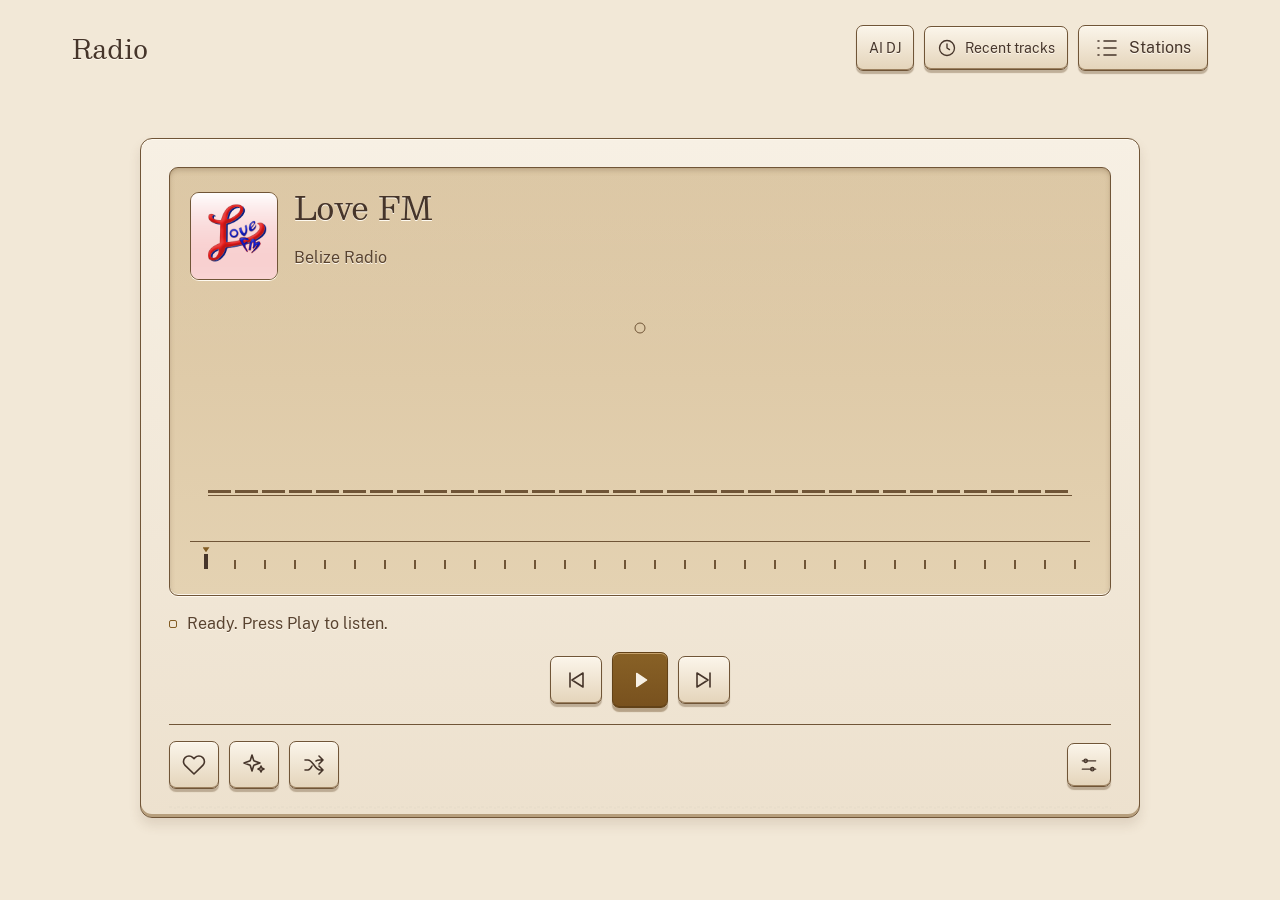
<file: radio/index.html>
<!doctype html><html lang="en"><head><meta name="radio-edition" content="public"><meta charset="utf-8"><meta name="viewport" content="width=device-width,initial-scale=1,viewport-fit=cover"><meta name="theme-color" content="#F2E8D7"><title>Radio</title><script src="scripts/theme-registry.js"></script><script>
/* Blocking appearance boot: registry validation runs before any content paints. */
(() => {
  const themes = globalThis.RadioThemeRegistry;
  let saved;
  try {
    const raw = localStorage.getItem('radio:listening:v2');
    const state = JSON.parse(raw ?? 'null');
    if (state?.version === 2) saved = state.preferences?.theme;
  } catch { /* Blocked or corrupt storage keeps Classic. */ }
  const theme = themes.find(entry => entry.id === saved) ?? themes.find(entry => entry.id === 'classic');
  document.documentElement.dataset.theme = theme.id;
  document.documentElement.style.colorScheme = theme.colorScheme;
  for (const entry of themes) {
    const link = document.createElement('link');
    link.rel = 'stylesheet'; link.href = entry.stylesheet; link.blocking = 'render';
    document.head.append(link);
  }
})();
</script><link rel="stylesheet" href="styles/main.css"><link rel="stylesheet" href="styles/tracks.css"><link rel="stylesheet" href="styles/now-playing.css"><link rel="stylesheet" href="styles/theme-layouts.css"><link rel="stylesheet" href="styles/ai-dj.css"><script type="module" src="scripts/app.js"></script></head><body><div class="page"><header><div class="wordmark">Radio</div><div class="header-actions" id="header-actions"><button class="open" id="open-stations" aria-haspopup="dialog"><svg viewBox="0 0 24 24" aria-hidden="true"><path d="M9 5h12M9 12h12M9 19h12M3 5h1M3 12h1M3 19h1"/></svg><span>Stations</span></button></div></header><main class="instrument-wrap" id="listening"><section class="instrument" aria-label="Radio player"><div class="upper"><div class="identity"><div class="badge" id="station-badge" aria-hidden="true">lf</div><h1 id="station-name">Love FM</h1><p class="genre" id="station-genre">Belize Radio</p><div class="now-playing" id="now-playing" hidden><p class="now-label" id="now-label">Now playing</p><p class="now-title" id="now-title"></p><p class="now-artist" id="now-artist"></p><a class="now-art-source" id="now-art-source" target="_blank" rel="noopener noreferrer" hidden>Artwork details</a></div></div><div class="idle" role="status" aria-live="polite"><i class="state-dot" aria-hidden="true"></i><span id="status">Ready to play</span></div><div class="readout" role="group" aria-labelledby="display-label"><button class="display-hit" id="display" aria-label="Play or pause. Double tap to toggle shuffle."></button><span class="sr-only" id="display-label">Audio spectrum</span><canvas id="visualizer" aria-hidden="true"></canvas><div class="tuning-rail" id="tuning-rail" role="img" aria-label="Selected station position"></div></div></div><div class="transport"><div class="command-deck"><div class="secondary-keys"><button class="key side" id="favorite" aria-label="Add to favorites"><svg viewBox="0 0 24 24" aria-hidden="true"><path d="M20.8 4.6a5.5 5.5 0 0 0-7.8 0L12 5.7l-1.1-1.1a5.5 5.5 0 0 0-7.8 7.8L12 21l8.8-8.6a5.5 5.5 0 0 0 0-7.8Z"/></svg><span>Add to favorites</span></button><button class="key side" id="switch-it-up" aria-label="Switch it up with the AI DJ"><svg viewBox="0 0 24 24" aria-hidden="true"><path d="m10 2 1.8 5.8L18 10l-6.2 2.2L10 18l-1.8-5.8L2 10l6.2-2.2L10 2Zm9 11 .9 2.1L22 16l-2.1.9L19 19l-.9-2.1L16 16l2.1-.9L19 13Z"/></svg><span>Switch it up</span></button><button class="key side" id="shuffle" aria-label="Shuffle" aria-pressed="false"><svg viewBox="0 0 24 24" aria-hidden="true"><path d="m17 3 4 4-4 4M3 7h3c5 0 7 10 12 10h3M17 13l4 4-4 4M3 17h3c2 0 3-2 4-4M14 8c1-1 2-1 4-1h3"/></svg><span>Shuffle</span></button></div><div class="transport-main"><button class="key " id="previous" aria-label="Previous"><svg viewBox="0 0 24 24" aria-hidden="true"><path d="M6 5v14M19 5 8 12l11 7Z"/></svg><span>Previous</span></button><button class="key play" id="play" aria-label="Play"><svg viewBox="0 0 24 24" aria-hidden="true"><path d="m8 4 12 8-12 8Z"/></svg><span>Play</span></button><button class="key " id="next" aria-label="Next"><svg viewBox="0 0 24 24" aria-hidden="true"><path d="M18 5v14M5 5l11 7-11 7Z"/></svg><span>Next</span></button></div></div><div class="under"><button class="help" id="help-open" aria-label="Settings" aria-haspopup="dialog"><svg viewBox="0 0 24 24" aria-hidden="true"><path d="M4 7h16M4 17h16"/><circle cx="8" cy="7" r="2"/><circle cx="16" cy="17" r="2"/></svg></button></div></div><div class="error-actions" id="error-actions" hidden><button class="action" id="retry">Try again</button><button class="action" id="choose">Choose another station</button></div></section><div class="listening-tools"><button class="action track-open" id="tracks-open" aria-haspopup="dialog"><svg viewBox="0 0 24 24" aria-hidden="true"><circle cx="12" cy="12" r="9"/><path d="M12 7v5l3 2"/></svg><span>Recent tracks</span></button></div><p id="toast" role="status" aria-live="polite"></p></main></div>
<dialog class="directory" id="stations-dialog" aria-labelledby="directory-title"><div class="directory-head"><button class="close back" data-close aria-label="Back to player">‹</button><h2 id="directory-title" tabindex="-1">Stations</h2><button class="close" data-close aria-label="Close stations">×</button></div><label class="sr-only" for="search">Search stations</label><input class="search" id="search" type="search" placeholder="Search stations" autocomplete="off"><div class="directory-scroll" id="station-list"></div><span class="sr-only" id="results-status" role="status"></span></dialog>

<dialog class="settings" id="help-dialog" aria-labelledby="help-title"><div class="dialog-heading"><h2 id="help-title">Settings</h2><button class="close" data-close aria-label="Close shortcuts">×</button></div><fieldset class="field" id="theme-picker"><legend>Theme</legend><div class="theme-options" id="theme-options"></div></fieldset><span class="sr-only" id="theme-announcement" role="status" aria-live="polite"></span><fieldset class="field" id="radio-sound"><legend>Sound</legend><label class="sound-option"><input type="checkbox" id="radio-static" aria-describedby="radio-static-note"><span>Radio static</span></label><p class="sound-note" id="radio-static-note">Static continues while tuning or a station is unavailable.</p></fieldset><section class="dj-settings" aria-labelledby="auto-title"><div class="dj-heading"><h3 id="auto-title">Auto DJ</h3><button id="auto-switch" class="switch" role="switch" aria-checked="false" aria-label="Auto DJ"><span id="auto-state">Off</span><i aria-hidden="true"></i></button></div><p>Switch stations at your chosen interval.</p><fieldset class="field segmented" id="dj-mode"><legend>Order</legend><div class="segments"><label class="segment"><input type="radio" name="dj-mode" value="timed"><span>Timed</span></label><label class="segment"><input type="radio" name="dj-mode" value="random"><span>Random</span></label><label class="segment"><input type="radio" name="dj-mode" value="custom"><span>Custom</span></label></div></fieldset><fieldset class="field segmented" id="dj-minutes"><legend>Interval</legend><div class="segments"><label class="segment"><input type="radio" name="dj-minutes" value="15"><span>15 min</span></label><label class="segment"><input type="radio" name="dj-minutes" value="30"><span>30 min</span></label><label class="segment"><input type="radio" name="dj-minutes" value="60"><span>60 min</span></label></div></fieldset><fieldset class="field segmented" id="dj-pool"><legend>Stations</legend><div class="segments"><label class="segment"><input type="radio" name="dj-pool" value="all"><span>All stations</span></label><label class="segment"><input type="radio" name="dj-pool" value="favorites"><span>Favorites</span></label></div></fieldset><div id="custom-editor" hidden><p>Set the station order. Each station can appear once.</p><div id="sequence"></div><label class="field"><span>Add station</span><select id="sequence-add"></select></label><button class="action" id="add-sequence">Add to sequence</button></div><p class="notice" id="dj-message" role="status"></p><div class="actions"><button class="action primary" id="dj-start">Start Auto DJ</button><button class="action" id="dj-stop">Stop Auto DJ</button></div></section><h3>Keyboard shortcuts</h3><dl><dt>Space</dt><dd>Play or pause</dd><dt>Left / Right</dt><dd>Previous / next station</dd><dt>S</dt><dd>Toggle shuffle</dd><dt>F</dt><dd>Add or remove favorite</dd><dt>/</dt><dd>Search stations</dd><dt>Escape</dt><dd>Close the open panel</dd></dl><p>Swipe sideways to switch stations. Tap the display to play or pause; double tap to toggle shuffle.</p></dialog><dialog class="settings track-history" id="tracks-dialog" aria-labelledby="tracks-title"><div class="dialog-heading"><h2 id="tracks-title">Recent tracks</h2><button class="close" data-close aria-label="Close recent tracks">×</button></div><div class="track-body"><div class="track-station"><div class="badge" id="tracks-cover" aria-hidden="true"></div><div><h3 id="tracks-station"></h3><p id="tracks-genre"></p><a class="track-source" id="tracks-source" target="_blank" rel="noopener noreferrer">Station track list</a></div></div><p class="track-status" id="tracks-status" role="status" aria-live="polite"></p><section class="track-section" id="tracks-current-section" aria-labelledby="tracks-current-title" hidden><h3 id="tracks-current-title">Now playing</h3><ol class="track-list" id="tracks-current"></ol></section><section class="track-section" id="tracks-recent-section" aria-labelledby="tracks-recent-title" hidden><h3 id="tracks-recent-title">Recently played</h3><ol class="track-list" id="tracks-recent"></ol></section><section class="track-section" id="tracks-upcoming-section" aria-labelledby="tracks-upcoming-title" hidden><h3 id="tracks-upcoming-title">Coming up</h3><ol class="track-list" id="tracks-upcoming"></ol></section><div class="track-footer"><p id="tracks-time-note"></p><button class="action" id="tracks-refresh">Refresh list</button></div></div></dialog><noscript>This player needs JavaScript enabled to connect to stations.</noscript></body></html>
</file>
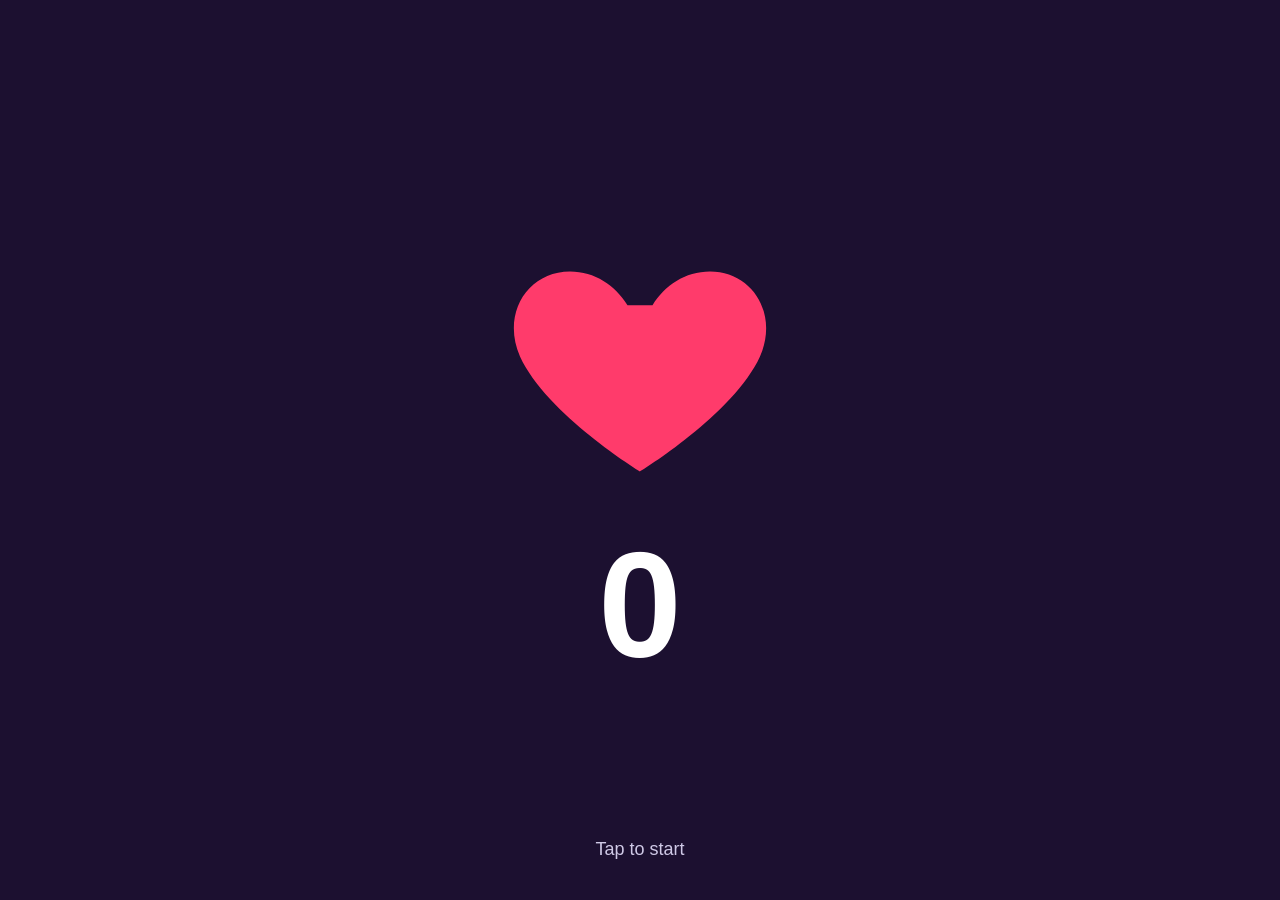
<file: likes.html>
<!DOCTYPE html>
<html lang="en">
<head>
<meta charset="utf-8">
<meta name="viewport" content="width=device-width, initial-scale=1, viewport-fit=cover">
<title>Likes Hearts</title>
<style>
:root{--bg:#1c1030;--heart:#ff3b6b;--grey:#8b86a0;--ink:#fff;box-sizing:border-box}
*{box-sizing:border-box}
html,body{height:100%;margin:0;overflow:hidden;background:var(--bg);-webkit-tap-highlight-color:transparent}
body{font-family:"Trebuchet MS","Segoe UI",Helvetica,Arial,sans-serif;color:var(--ink);user-select:none}
#stage{position:fixed;inset:0;height:100dvh;display:flex;flex-direction:column;align-items:center;justify-content:center;padding:env(safe-area-inset-top,0) 0 env(safe-area-inset-bottom,0)}
#main{width:min(58vw,300px);height:min(58vw,300px);transition:transform .15s}
#main path{fill:var(--heart);transition:fill 1s}
#main.off path{fill:var(--grey)}
#count{font-size:clamp(64px,24vw,150px);font-weight:800;margin-top:10px;font-variant-numeric:tabular-nums;transition:color 1s}
#count.off{color:var(--grey)}
#hint{position:absolute;bottom:calc(40px + env(safe-area-inset-bottom,0));font-size:18px;color:#cfc9e6;transition:opacity .4s}
#hint.hide{opacity:0}
.h{position:absolute;pointer-events:none;will-change:transform,opacity;line-height:1}
.up{animation:up var(--d) ease-out forwards}
.down{animation:down var(--d) ease-in forwards}
@keyframes up{from{opacity:1;transform:translateY(0) scale(.7)}to{opacity:0;transform:translateY(-105vh) scale(1.3)}}
@keyframes down{from{opacity:.9;transform:translateY(0) scale(1)}to{opacity:0;transform:translateY(105vh) scale(.8)}}
@media (prefers-reduced-motion:reduce){.up,.down{animation-duration:.01s}}
</style>
</head>
<body>
<div id="stage" role="button" aria-label="Tap to play the likes animation">
  <svg id="main" viewBox="0 0 24 24"><path d="M12 21s-7.5-4.6-9.6-9.2C.9 8.4 3 5 6.4 5c2 0 3.6 1.1 4.6 2.7h2C14 6.1 15.6 5 17.6 5 21 5 23.1 8.4 21.6 11.8 19.5 16.4 12 21 12 21z"/></svg>
  <div id="count">0</div>
  <div id="hint">Tap to start</div>
</div>
<script>
(function(){
  var st=document.getElementById('stage'),main=document.getElementById('main'),
      count=document.getElementById('count'),hint=document.getElementById('hint'),
      PEAK=12400,LOW=3,RISE=4500,HOLD=1000,FALL=3500,running=false;
  function fmt(n){n=Math.round(n);return n>=1000?(n/1000).toFixed(1)+'K':String(n)}
  function ease(t){return 1-Math.pow(1-t,3)}
  function spawn(dir){
    var e=document.createElement('div');
    e.className='h '+dir;
    e.textContent='\u2764\uFE0F';
    if(dir==='down')e.style.filter='grayscale(1)';
    e.style.left=(Math.random()*92)+'%';
    e.style.fontSize=(22+Math.random()*34)+'px';
    e.style[dir==='up'?'bottom':'top']='-40px';
    e.style.setProperty('--d',(1.8+Math.random()*1.6)+'s');
    st.appendChild(e);setTimeout(function(){e.remove()},3600);
  }
  function tween(a,b,ms,fn,done){
    var s=performance.now();
    (function step(now){
      var t=Math.min(1,(now-s)/ms);fn(a+(b-a)*ease(t));
      if(t<1)requestAnimationFrame(step);else if(done)done();
    })(s);
  }
  function play(){
    if(running)return;running=true;
    hint.classList.add('hide');
    main.classList.remove('off');count.classList.remove('off');count.textContent='0';
    var b=setInterval(function(){spawn('up');spawn('up')},110);
    tween(0,PEAK,RISE,function(v){
      count.textContent=fmt(v);
      main.style.transform='scale('+(1+0.08*Math.sin(v/90))+')';
    },function(){
      clearInterval(b);main.style.transform='';
      setTimeout(function(){
        main.classList.add('off');count.classList.add('off');
        var d=setInterval(function(){spawn('down')},140);
        tween(PEAK,LOW,FALL,function(v){count.textContent=fmt(v)},function(){
          clearInterval(d);
          setTimeout(function(){hint.textContent='Tap to replay';hint.classList.remove('hide');running=false},1500);
        });
      },HOLD);
    });
  }
  st.addEventListener('click',play);
  document.addEventListener('keydown',function(e){if(e.key===' '||e.key==='Enter'){e.preventDefault();play()}});
})();
</script>
</body>
</html>
</file>
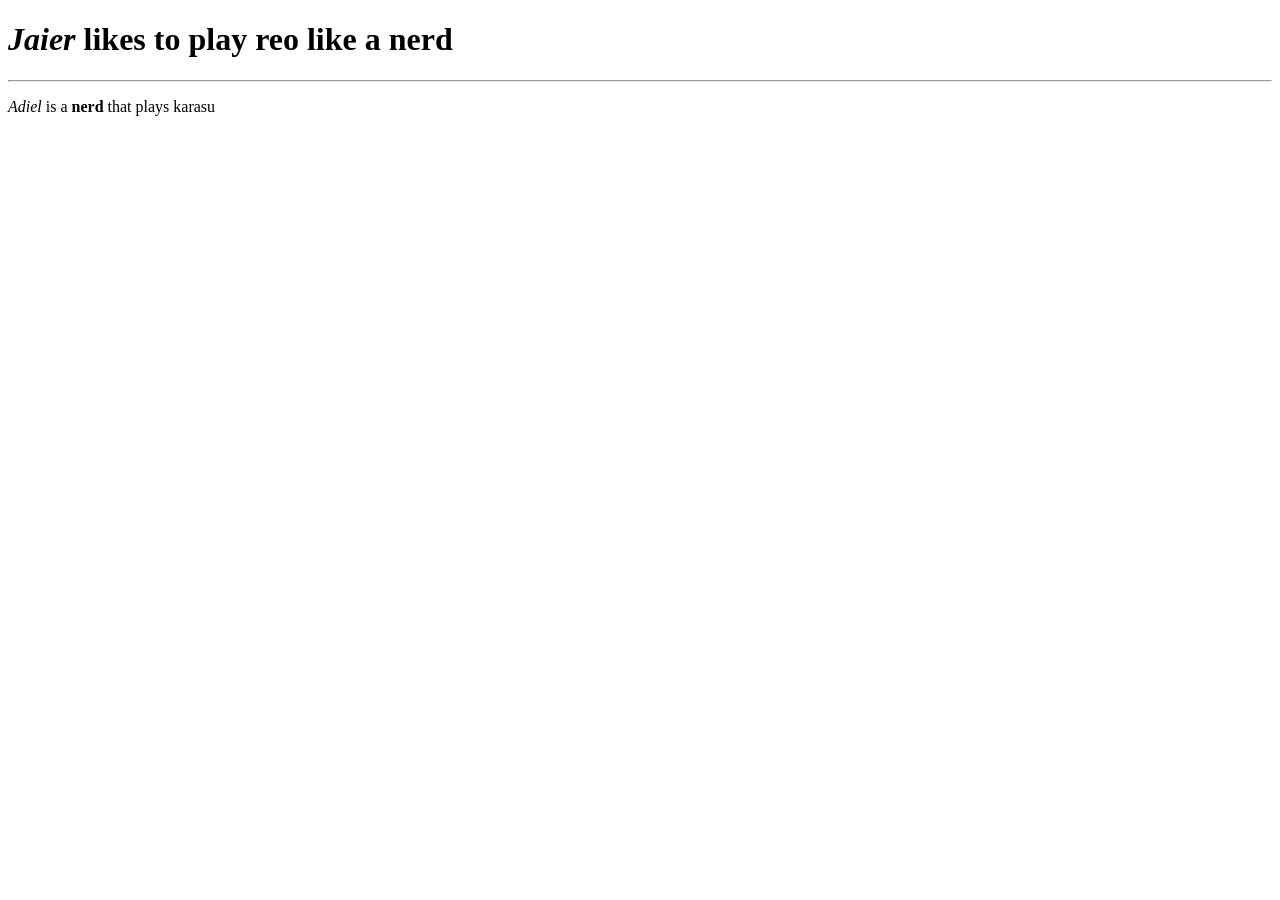
<file: test.html>
<!DOCTYPE html>
<html><head><title>Jaier and adiel are nerds</title></head>
<body><h1><em>Jaier</em> likes to play <strong>reo</strong> like a nerd</h1><hr>
<p><em>Adiel</em> is a <strong>nerd</strong> that plays karasu</p></body>
</html>
</file>
<file: radio/styles/main.css>
* { box-sizing: border-box; }
body { margin: 0; color: var(--ink); background: var(--page-material); font: var(--weight-interface) var(--type-base)/var(--leading-interface) var(--font-interface); letter-spacing: var(--tracking-interface); padding: env(safe-area-inset-top) env(safe-area-inset-right) env(safe-area-inset-bottom) env(safe-area-inset-left); }
button,input,select { font: inherit; color: inherit; }
button { cursor: pointer; }
button:disabled { cursor: default; color: var(--muted); }
button:focus-visible,input:focus-visible,select:focus-visible { outline: var(--line-focus) solid var(--focus-ring); outline-offset: 2px; box-shadow: var(--focus-relief); }
svg { width: 24px; height: 24px; stroke: currentColor; stroke-width: 1.6; stroke-linecap: round; stroke-linejoin: round; fill: none; flex-shrink: 0; }
.page { max-width: 1200px; margin: auto; padding: 0 32px; min-height: 100svh; min-height: 100dvh; display: flex; flex-direction: column; }
header { min-height: 96px; display: flex; justify-content: space-between; align-items: center; gap: 24px; }
.wordmark { font: var(--weight-display) var(--type-wordmark) var(--font-display); text-shadow: var(--emboss); }
.open,.key,.close,.help,.action,.row-fav { background: var(--key-material); border: var(--line) solid var(--edge); border-bottom-color: var(--well-edge); border-radius: var(--r-key); box-shadow: var(--key-relief); text-shadow: var(--emboss); }
.open { display: flex; align-items: center; gap: 10px; padding: 10px 16px; min-height: 46px; }
.instrument-wrap { flex: 1; display: flex; flex-direction: column; justify-content: center; padding: 24px 0 64px; min-width: 0; }
.instrument { backdrop-filter: var(--glass-filter); position: relative; background: var(--body-material); border: var(--line) solid var(--edge); border-radius: var(--r-body); box-shadow: var(--body-relief); padding: 36px 40px 28px; }
/* One period detail: original fine paper linework confined to the housing's bottom lip. */
.instrument::after,.settings::after { content: ''; display: block; height: 3px; margin: 18px 2px -10px; background-image: var(--housing-linework); pointer-events: none; }
.upper { display: grid; grid-template-columns: minmax(0,1fr) minmax(220px,.7fr); align-items: center; column-gap: 32px; row-gap: 24px; }
.identity { display: grid; grid-template-columns: 64px minmax(0,1fr); column-gap: 20px; align-items: center; min-width: 0; }
.badge { width: 64px; height: 64px; display: grid; place-items: center; background: var(--well-material); border: var(--line) solid var(--well-edge); border-radius: var(--r-well); box-shadow: var(--well-relief); color: var(--brass); }
.badge svg { width: 52px; height: 52px; stroke-width: 1.45; }
.badge svg rect { stroke-width: .65; }
h1 { font: var(--weight-display) var(--type-title)/var(--leading-title) var(--font-display); letter-spacing: var(--tracking-title); margin: 0; text-shadow: var(--emboss); overflow-wrap: anywhere; }
.identity .badge { grid-row: 1/3; }
.genre { grid-column: 2; margin: 6px 0 0; color: var(--muted); font-size: var(--type-base); text-shadow: var(--emboss); }
[hidden] { display: none !important; }
.idle { display: flex; align-items: center; justify-self: end; gap: 10px; color: var(--muted); font-size: var(--type-base); max-width: 34ch; text-shadow: var(--emboss); }
.state-dot { width: 8px; height: 8px; border: var(--line) solid var(--brass); background: transparent; flex-shrink: 0; border-radius: var(--r-dot); }
[data-state=playing] .state-dot { background: var(--brass); }
.readout { backdrop-filter: var(--glass-filter); grid-column: 1/-1; position: relative; display: flex; flex-direction: column; width: 100%; min-width: 0; padding: 24px 28px 16px; background: var(--display-material); border: var(--line) solid var(--well-edge); border-radius: var(--r-well); box-shadow: var(--well-relief); text-shadow: var(--engrave); }
.readout canvas { display: block; width: 100%; height: clamp(168px,22dvh,256px); }
.display-hit { position: absolute; z-index: 1; inset: 0; background: none; border: 0; border-radius: var(--r-well); }
.display-hit:focus-visible { outline-offset: 2px; }
.tuning-rail { display: flex; align-items: end; justify-content: space-between; padding: 12px 14px 6px; height: 34px; border-top: var(--line) solid var(--edge); }
.detent { position: relative; height: 9px; width: 2px; background: var(--well-edge); }
.detent.selected { height: 15px; width: 4px; background: var(--ink); }
.detent.selected::before { content: ''; position: absolute; width: 7px; height: 5px; top: -7px; left: -1.5px; background: var(--brass); clip-path: polygon(0 0,100% 0,50% 100%); }
.transport { display: grid; grid-template-columns: 1fr auto 1fr; align-items: center; gap: 24px; margin-top: 28px; }
.transport-main,.secondary-keys { display: flex; align-items: center; gap: 10px; }
.secondary-keys { justify-self: end; }
.key { display: flex; align-items: center; justify-content: center; gap: 10px; min-width: 64px; height: 66px; padding: 0 16px; transition: transform var(--motion-fast) var(--ease-standard); }
.key span { display: none; }
.key.play { height: 78px; min-width: 152px; background: var(--brass-material); border-color: var(--primary-edge); color: var(--accent-contrast); text-shadow: var(--primary-engrave); box-shadow: var(--primary-relief); }
.key.play svg { width: 20px; height: 20px; fill: var(--accent-contrast); }
.key.play span { display: inline; font-weight: var(--weight-emphasis); }
.key.side { height: 48px; min-width: 48px; padding: 0 12px; }
.key[aria-pressed=true],.switch[aria-checked=true],.segment input:checked+span { background: var(--key-pressed); box-shadow: var(--well-relief); text-shadow: var(--engrave); }
.key[aria-pressed=true] { transform: translateY(var(--key-travel)); }
.key[aria-pressed=true] svg { fill: var(--brass); }
.key[aria-pressed=true]::after { content: ''; display: block; width: 3px; height: 14px; border: var(--line) solid var(--well-edge); background: var(--brass); }
.key:active,.open:active,.action:active,.close:active,.help:active,.row-fav:active { background: var(--key-pressed); transform: translateY(var(--key-travel)); box-shadow: var(--well-relief); text-shadow: var(--engrave); }
.key.play:active { background: var(--brass-pressed); }
.under { display: grid; grid-template-columns: auto auto; align-items: center; justify-self: start; column-gap: 8px; row-gap: 10px; }
.secondary { background: none; border: 0; padding: 0 4px; min-height: 44px; font-size: var(--type-xs); text-shadow: var(--emboss); }
.secondary:hover { text-decoration: underline; text-underline-offset: 3px; }
.switch { position: relative; width: 76px; height: 42px; min-height: 44px; padding: 0 8px 0 36px; border: var(--line) solid var(--well-edge); border-radius: var(--r-switch); background: var(--well-material); box-shadow: var(--well-relief); color: var(--muted); font-size: var(--type-xs); text-shadow: var(--engrave); }
.switch i { position: absolute; width: 29px; height: 32px; left: 4px; top: 5px; background: var(--key-material); border: var(--line) solid var(--edge); border-radius: var(--r-thumb); box-shadow: var(--key-relief); transition: transform var(--motion-fast) var(--ease-standard); }
.switch[aria-checked=true] { padding: 0 36px 0 8px; color: var(--ink); }
.switch[aria-checked=true] i { transform: translateX(36px); }
.help { width: 44px; height: 44px; padding: 0; font-size: var(--type-help); justify-self: end; grid-column: 2; }
.error-actions { display: flex; gap: 12px; flex-wrap: wrap; margin-top: 20px; }
#toast { color: var(--muted); text-align: center; margin: 16px 0 -40px; min-height: 24px; font-size: var(--type-xs); }
#toast:empty { visibility: hidden; }
.directory,.settings { color: var(--ink); font: var(--weight-interface) var(--type-base)/var(--leading-interface) var(--font-interface); background: var(--dialog-material); border: var(--line) solid var(--edge); border-radius: var(--r-body); box-shadow: var(--body-relief); padding: 24px; }
.directory::backdrop,.settings::backdrop { background: var(--dialog-backdrop); }
.directory { display: none; }
.directory[open] { display: flex; flex-direction: column; position: fixed; inset: 0 0 0 auto; margin: 0; width: 460px; max-width: 100%; height: 100dvh; max-height: none; border-radius: var(--panel-radius); }
.directory-head,.dialog-heading { display: flex; align-items: center; justify-content: space-between; gap: 16px; }
.directory h2,.settings h2 { font: var(--weight-display) var(--type-dialog-title)/var(--leading-dialog) var(--font-display); margin: 0; text-shadow: var(--emboss); }
.directory h2:focus,.settings h2:focus { outline: 0; }
.close { min-width: 44px; height: 44px; font-size: var(--type-control); display: grid; place-items: center; }
.back { display: none; }
.search,select { width: 100%; min-height: 48px; font: inherit; padding: 10px 12px; border: var(--line) solid var(--well-edge); border-radius: var(--r-field); background: var(--well-material); box-shadow: var(--well-relief); color: var(--ink); text-shadow: var(--engrave); }
.search { margin: 24px 0 8px; }
.search::placeholder { color: var(--muted); opacity: 1; }
.directory-scroll { overflow: auto; min-height: 0; overscroll-behavior: contain; padding: 0 3px 8px; }
.section-title { font-size: var(--type-base); font-weight: var(--weight-emphasis); text-shadow: var(--emboss); margin: 22px 0 8px; }
.directory-scroll ul { background: var(--well-material); border: var(--line) solid var(--well-edge); border-radius: var(--r-well); box-shadow: var(--well-relief); overflow: hidden; }
.station-row { display: flex; gap: 8px; align-items: center; min-height: 78px; padding: 10px 12px; border-top: var(--line) solid var(--row-edge); }
.station-row:first-child { border-top: 0; }
.station-row.current { background: var(--row-selected); box-shadow: var(--row-selected-relief); }
.station-select { flex: 1; display: flex; gap: 12px; align-items: center; text-align: left; min-height: 54px; min-width: 0; padding: 0; background: none; border: 0; text-shadow: var(--engrave); }
.station-select:active { background: var(--row-active); }
.station-select .badge { width: 40px; height: 40px; flex-shrink: 0; border-radius: var(--r-badge-small); }
.station-select .badge svg { width: 34px; height: 34px; }
.station-copy { min-width: 0; }
.station-copy strong { display: block; font-size: var(--type-base); font-weight: var(--weight-emphasis); line-height: var(--leading-station); }
.station-copy>span { display: block; font-size: var(--type-xs); color: var(--muted); }
.station-copy em { display: inline; font-size: var(--type-xs); font-style: normal; margin-left: 8px; color: var(--ink); }
.station-copy em:first-child { margin-left: 0; }
.row-fav { width: 44px; height: 44px; padding: 0; display: grid; place-items: center; flex-shrink: 0; }
.row-fav svg { width: 20px; height: 20px; }
.row-fav[aria-pressed=true] { background: var(--key-pressed); box-shadow: var(--well-relief); }
.empty-copy { font-size: var(--type-xs); color: var(--muted); margin: 0; }
.settings { width: min(560px,calc(100% - 32px)); max-height: calc(100dvh - 32px); overflow: auto; }
#help-dialog { width: min(440px,calc(100% - 32px)); margin: 96px max(16px,calc((100vw - 1136px)/2)) 0 auto; border-radius: var(--r-panel); }
#help-dialog dl { display: grid; grid-template-columns: 90px 1fr; gap: 12px; }
#help-dialog dt { font-weight: var(--weight-emphasis); }
#help-dialog dd { margin: 0; }
.field { display: block; margin: 22px 0; border: 0; padding: 0; min-width: 0; }
.field>span,legend { display: block; margin-bottom: 8px; padding: 0; font-weight: var(--weight-emphasis); text-shadow: var(--emboss); }
.segments { display: flex; border: var(--line) solid var(--well-edge); border-radius: var(--r-field); background: var(--well-material); box-shadow: var(--well-relief); padding: 3px; }
.segment { position: relative; flex: 1; min-width: 0; }
.segment input { position: absolute; opacity: 0; margin: 0; inset: 0; width: 100%; height: 100%; cursor: pointer; }
.segment span { min-height: 44px; display: grid; place-items: center; padding: 8px 10px; text-align: center; background: var(--key-material); text-shadow: var(--emboss); border: var(--line) solid var(--edge); border-radius: var(--r-option); box-shadow: var(--key-relief); pointer-events: none; }
.segment+ .segment { margin-left: 3px; }
.segment input:checked+span { color: var(--ink); border-color: var(--well-edge); }
.segment input:focus-visible+span { outline: var(--line-focus) solid var(--focus-ring); outline-offset: 2px; box-shadow: var(--focus-relief); }
.action { min-height: 44px; padding: 8px 14px; }
.action.primary { color: var(--accent-contrast); background: var(--brass-material); border-color: var(--primary-edge); text-shadow: var(--primary-engrave); }
.actions { display: flex; gap: 12px; flex-wrap: wrap; margin-top: 22px; }
.notice { color: var(--muted); font-size: var(--type-xs); }
.sequence-row { display: flex; flex-wrap: wrap; gap: 8px; padding: 10px 0; border-top: var(--line) solid var(--edge); align-items: center; }
.sequence-row>span { flex: 1; min-width: 160px; }
.sr-only { position: absolute; width: 1px; height: 1px; overflow: hidden; clip-path: inset(50%); white-space: nowrap; }
@media (max-width: 1050px) {
 .transport { grid-template-columns: 1fr auto 1fr; gap: 16px; }
 .key { min-width: 52px; padding: 0 12px; }
 .key.play { min-width: 132px; }
 .key.side { padding: 0 10px; }
 .secondary-keys { gap: 8px; }
 .instrument { padding: 28px; }
 .under { column-gap: 6px; }
 h1 { font-size: var(--type-title-compact); }
 .upper { grid-template-columns: minmax(0,1fr) minmax(180px,.6fr); gap: 20px; }
}
@media (max-width: 850px) and (min-height: 501px) {
 .transport { grid-template-columns: 1fr auto; }
 .transport-main { grid-column: 1/-1; grid-row: 1; justify-content: center; }
 .secondary-keys { justify-self: start; }
 .under { display: flex; justify-self: end; }
 .upper { grid-template-columns: 1fr; }
 .idle { justify-self: start; }
}
@media (max-width: 599px) {
 .page { padding: 0 14px; }
 header { min-height: 78px; }
 .wordmark { font-size: var(--type-wordmark-mobile); }
 .open { padding: 8px 12px; }
 .instrument-wrap { padding: 12px 0 28px; justify-content: flex-start; }
 .instrument { border-radius: var(--r-body-mobile); padding: 24px 16px 20px; }
 .upper { grid-template-columns: 1fr; gap: 18px; }
 .identity { grid-template-columns: 48px minmax(0,1fr); gap: 12px; }
 .identity .badge { width: 48px; height: 48px; border-radius: var(--r-badge-mobile); }
 .identity .badge svg { width: 40px; height: 40px; }
 h1 { font-size: var(--type-title-mobile); letter-spacing: var(--tracking-title-mobile); }
 .genre { font-size: var(--type-xs); margin: 4px 0 0; }
 .idle { font-size: var(--type-xs); justify-self: start; min-height: 24px; }
 .readout { padding: 16px 12px 10px; }
 .readout canvas { height: 174px; }
 .tuning-rail { height: 30px; padding: 10px 8px 4px; }
 .transport { display: grid; grid-template-columns: 1fr; gap: 20px; margin-top: 24px; }
 .transport-main { grid-column: 1; grid-row: 1; justify-content: center; gap: 10px; }
 .key { height: 60px; min-width: 54px; }
 .key.play { height: 72px; min-width: 136px; }
 .secondary-keys { justify-self: center; gap: 10px; }
 .key.side { min-width: 80px; height: 44px; }
 .under { display: flex; gap: 8px; justify-self: center; width: 100%; justify-content: center; border-top: var(--line) solid var(--edge); padding-top: 16px; }
 .help { margin-left: auto; }
 .secondary { font-size: var(--type-base); margin-right: 4px; }
 .directory[open] { width: 100%; border-radius: var(--r-edge-to-edge); padding: 16px; }
 .directory .back { display: grid; }
 .directory-head>.close:not(.back) { display: none; }
 .directory-head h2 { flex: 1; }
 .settings { padding: 20px; }
 .segment span { padding: 8px 6px; font-size: var(--type-xs); }
 #help-dialog { margin: 72px auto 0; }
 #toast { margin: 12px 0 -12px; }
}
@media (max-width: 359px) {
 .page { padding: 0 10px; }
 .instrument { padding: 20px 12px; }
 h1 { font-size: var(--type-title-small); }
 .identity { grid-template-columns: 40px minmax(0,1fr); }
 .identity .badge { width: 40px; height: 40px; }
 .identity .badge svg { width: 34px; height: 34px; }
 .key.play { min-width: 116px; }
 .key { min-width: 48px; }
 .key.side { min-width: 72px; }
}
@media (max-height: 500px) and (min-width: 600px) {
 header { min-height: 64px; }
 .page { padding: 0 24px; }
 .instrument-wrap { padding: 8px 0 24px; }
 .instrument { padding: 20px 24px; }
 .upper { grid-template-columns: minmax(0,1fr) minmax(200px,.8fr); gap: 14px; }
 .identity { grid-template-columns: 40px minmax(0,1fr); gap: 12px; }
 .identity .badge { width: 40px; height: 40px; }
 .identity .badge svg { width: 34px; height: 34px; }
 h1 { font-size: var(--type-title-small); }
 .genre { font-size: var(--type-xs); }
 .idle { font-size: var(--type-xs); }
 .readout { padding: 10px 14px 6px; }
 .readout canvas { height: 90px; }
 .tuning-rail { height: 26px; padding: 7px 8px 3px; }
 .transport { margin-top: 16px; gap: 12px; }
 .key { height: 44px; min-width: 44px; }
 .key.play { height: 52px; min-width: 116px; }
 .key.side { height: 44px; min-width: 44px; }
 .under { display: flex; gap: 8px; }
 .under .help { margin-left: 4px; }
 .switch { width: 64px; }
 .switch[aria-checked=true] i { transform: translateX(24px); }
 .instrument::after { margin-top: 12px; }
}
@media (prefers-reduced-motion: reduce) {
 *,*::before,*::after { transition: none !important; animation: none !important; scroll-behavior: auto !important; }
 .key:active,.key[aria-pressed=true] { transform: none; }
}
@media (forced-colors: active), (prefers-contrast: more) {
 .instrument,.settings,.directory,.readout,.badge,.search,.key,.open,.close,.help,.action,.switch,.segment span,.row-fav { background-image: none; border: var(--line-contrast) solid currentColor; box-shadow: none; text-shadow: none; }
 .segment input:checked+span,.key[aria-pressed=true] { border: var(--line-selected-contrast) double currentColor; }
 .state-dot { border: var(--line-contrast) solid currentColor; }
 .key:focus-visible { outline: var(--line-focus) solid currentColor; }
}
button:disabled { color: var(--muted); }
.action:disabled { background: var(--well-material); box-shadow: none; border-style: dashed; text-shadow: var(--engrave); }

.action.primary:active { background: var(--brass-pressed); color: var(--accent-contrast); text-shadow: var(--primary-engrave); }

/* The picker is secondary; it lives in the existing Help dialog. Native radios
   supply the shared arrow-key behavior without a second keyboard model. */
.theme-options { display: grid; gap: 8px; }
.theme-option { display: flex; align-items: center; gap: 12px; min-height: 48px; padding: 8px 10px; background: var(--key-material); border: var(--line) solid var(--edge); border-radius: var(--r-key); box-shadow: var(--key-relief); cursor: pointer; }
.theme-option:has(input:checked) { background: var(--key-pressed); box-shadow: var(--well-relief); }
.theme-option input { margin: 0; width: 20px; height: 20px; accent-color: var(--accent); flex-shrink: 0; }
.theme-option:has(input:focus-visible) { outline: var(--line-focus) solid var(--focus-ring); outline-offset: 2px; }
.theme-swatch { display: flex; width: 42px; height: 26px; overflow: hidden; border: var(--line) solid var(--border); border-radius: var(--r-key); background: var(--background); pointer-events: none; }
.theme-swatch span { flex: 1; background: var(--surface); }
.theme-swatch span:nth-child(2) { background: var(--inset); }
.theme-swatch span:nth-child(3) { background: var(--accent); }
.theme-option>span:last-child { font-weight: var(--weight-emphasis); }
@media (forced-colors: active), (prefers-contrast: more) {
 .theme-option { background-image: none; border: var(--line-contrast) solid currentColor; box-shadow: none; }
 .theme-option:has(input:checked) { border-style: double; }
}
/* Shared visualizer layers; geometry is common to all themes. */
.readout canvas.visualizer-static { position: absolute; pointer-events: none; }
#visualizer,.visualizer-dynamic { position: relative; }
.frequency-axis { position: absolute; height: 22px; color: var(--visualizer-label); font: var(--weight-interface) var(--type-xs)/var(--leading-interface) var(--font-interface); pointer-events: none; }
.frequency-axis span { position: absolute; transform: translateX(-50%); white-space: nowrap; }
.frequency-axis[hidden],.frequency-axis span[hidden] { display: none; }
.visualizer-note { position: absolute; color: var(--visualizer-label); font-size: var(--type-xs); pointer-events: none; }
.readout::before { content: ''; position: absolute; inset: 1px; border-radius: var(--r-well); background: var(--visualizer-sheen); pointer-events: none; }
.tuning-needle { position: absolute; left: 14px; bottom: 6px; width: 4px; height: 15px; background: var(--ink); pointer-events: none; transition: transform var(--motion-standard) var(--ease-standard); }
.tuning-needle::before { content: ''; position: absolute; width: 7px; height: 5px; top: -7px; left: -1.5px; background: var(--brass); clip-path: polygon(0 0,100% 0,50% 100%); }
.tuning-rail { position: relative; }
.tuning-rail {overflow:clip;overflow-clip-margin:2px;}
.detent.selected { width: 2px; height: 9px; background: var(--well-edge); }
.detent.selected::before { display: none; }
@media (prefers-reduced-motion: reduce) { .tuning-needle { transition: none; } }

header { background: var(--header-material); color: var(--header-ink); box-shadow: var(--header-relief); }
svg { shape-rendering: var(--glyph-rendering); }
.directory-head,.dialog-heading { background: var(--titlebar-material); color: var(--titlebar-ink); padding: var(--titlebar-padding); }
@supports not (backdrop-filter: blur(1px)) { .instrument,.readout { background: var(--body-opaque); } }
@media (prefers-reduced-transparency: reduce) { .instrument,.readout { backdrop-filter: none; background: var(--body-opaque); } }

.open,.key,.close,.help,.action,.row-fav {color:var(--control-ink);position:relative;}
.key.play,.action.primary {color:var(--accent-contrast);}
.station-row.current {color:var(--selected-text);}
.station-row.current .station-copy>span,.station-row.current .station-copy em {color:var(--selected-muted);}
.action:disabled {text-shadow:var(--disabled-relief);}
button:focus-visible::before {content:'';position:absolute;inset:5px;border:var(--focus-inner);pointer-events:none;}

@supports not (backdrop-filter: blur(1px)) { .readout {background:var(--well-opaque);} }
@media (prefers-reduced-transparency: reduce) { .readout {background:var(--well-opaque);} }
@media (forced-colors: active), (prefers-contrast: more) {
 .instrument {backdrop-filter:none;background:var(--body-opaque);}
 .readout {backdrop-filter:none;background:var(--well-opaque);}
}

.settings {box-shadow:var(--dialog-relief);}

/* Neutral wrapper allows theme-specific command compositions without moving controls. */
.command-deck {display:contents;}

/* Keep the Help target from shrinking in tightly packed landscape controls. */
.help {min-width:44px;flex-shrink:0;}
@media (max-width:700px) and (min-width:600px) and (max-height:500px) {
 [data-theme="vintage"] .under {gap:4px;}
 [data-theme="vintage"] .under .help {margin-left:0;}
 [data-theme="vintage"] .under .secondary {min-width:44px;flex-shrink:0;}
}
</file>
<file: radio/styles/tracks.css>
/* The optional track list inherits each theme's existing material/type contract. */
.badge:has(img) {overflow:hidden;}
.badge img {display:block;width:100%;height:100%;object-fit:cover;}
.listening-tools {display:flex;justify-content:flex-end;gap:12px;margin-top:12px;}
.track-open {display:flex;align-items:center;gap:8px;min-height:44px;padding:8px 12px;font-size:var(--type-xs);}
.track-open svg {width:20px;height:20px;}
.track-history {width:min(760px,calc(100% - 32px));padding:0;overflow:hidden;}
.track-history[open] {display:flex;flex-direction:column;}
.track-history::after {display:none;}
.track-history .dialog-heading {flex-shrink:0;background:var(--dialog-material);padding:20px 24px 16px;border-bottom:var(--line) solid var(--edge);}
.track-body {min-height:0;overflow:auto;overscroll-behavior:contain;padding:0 24px 24px;}
.track-station {display:grid;grid-template-columns:80px minmax(0,1fr);gap:18px;align-items:center;margin:24px 0 16px;}
.track-station .badge {width:80px;height:80px;}
.track-station .badge svg {width:60px;height:60px;}
.track-station h3 {font:var(--weight-display) var(--type-title-small)/var(--leading-title) var(--font-display);margin:0 0 6px;overflow-wrap:anywhere;}
.track-station p {margin:0;color:var(--muted);font-size:var(--type-xs);}
.track-source {display:inline-flex;align-items:center;min-height:44px;color:var(--ink);text-underline-offset:3px;}
.track-source:focus-visible {outline:var(--line-focus) solid var(--focus-ring);outline-offset:2px;}
.track-status {min-height:24px;font-size:var(--type-xs);color:var(--muted);margin:16px 0;}
.track-section h3 {font-size:var(--type-base);font-weight:var(--weight-emphasis);margin:24px 0 8px;}
.track-list {list-style:none;padding:0;margin:0;border-top:var(--line) solid var(--edge);}
.track-list li {display:grid;grid-template-columns:126px minmax(0,1fr);gap:20px;padding:16px 0;border-bottom:var(--line) solid var(--edge);}
.track-list time {color:var(--muted);font-size:var(--type-xs);font-variant-numeric:tabular-nums;}
.track-list strong,.track-list span {display:block;overflow-wrap:anywhere;}
.track-list strong {font-weight:var(--weight-emphasis);}
.track-list span {color:var(--muted);font-size:var(--type-xs);margin-top:3px;}
.track-list .track-latest {color:var(--ink);margin-top:8px;}
.track-list .track-album {font-style:italic;}
.track-footer {display:flex;align-items:center;gap:20px;justify-content:space-between;margin-top:24px;}
.track-footer p {color:var(--muted);font-size:var(--type-xs);max-width:48ch;margin:0;}
.track-footer .action {flex-shrink:0;}
[data-theme="minimalist"] .listening-tools {justify-content:flex-start;}
[data-theme="minimalist"] .track-open {background:none;border:0;box-shadow:none;padding-left:4px;}
[data-theme="aero"] .listening-tools {justify-content:center;}
[data-theme="vintage"] .listening-tools {background:var(--body-material);border:var(--line) solid var(--edge);box-shadow:var(--body-relief);padding:8px 24px;margin:0;}
[data-theme="vintage"] .track-history .dialog-heading {background:var(--titlebar-material);color:var(--titlebar-ink);padding:var(--titlebar-padding);}
@media(max-width:599px){
 .track-history .dialog-heading {padding:16px 18px;}
 .track-body {padding:0 18px 18px;}
 .track-station {grid-template-columns:64px minmax(0,1fr);gap:14px;margin-top:20px;}
 .track-station .badge {width:64px;height:64px;}
 .track-station .badge svg {width:48px;height:48px;}
 .track-list li {grid-template-columns:85px minmax(0,1fr);gap:14px;padding:14px 0;}
 .track-footer {align-items:flex-start;gap:14px;flex-direction:column;}
 [data-theme="vintage"] .listening-tools {padding:8px 16px;}
}
@media(forced-colors:active){.track-status,.track-list time,.track-list span,.track-footer p{color:CanvasText;}.track-history .dialog-heading {background:Canvas;color:CanvasText;}}
</file>
<file: radio/styles/now-playing.css>
.now-playing {grid-column:2;min-width:0;margin-top:14px;max-width:52ch;}
/* Theme column gaps should not become extra gaps between the song rows. */
.identity {row-gap:0;align-content:start;}
.identity h1,.identity .genre,.now-playing {align-self:start;}
.now-playing p {margin:0;overflow-wrap:anywhere;}
.now-label {font-size:var(--type-xs);color:var(--muted);margin-bottom:4px!important;}
.now-title {font-size:var(--type-base);font-weight:var(--weight-emphasis);line-height:var(--leading-station);}
.now-artist {font-size:var(--type-xs);color:var(--muted);margin-top:3px!important;}
.now-art-source {display:inline-flex;align-items:center;min-height:44px;font-size:var(--type-xs);color:var(--muted);text-underline-offset:3px;}
.now-art-source:focus-visible {outline:var(--line-focus) solid var(--focus-ring);outline-offset:2px;}
.identity:has(.now-playing:not([hidden])) {grid-template-columns:88px minmax(0,1fr);}
.identity:has(.now-playing:not([hidden])) .badge {width:88px;height:88px;grid-row:1/4;align-self:start;}
.identity:has(.now-playing:not([hidden])) .badge svg {width:64px;height:64px;}
/* Let the canvas resize with the receiver as song information grows, so its
   separately positioned axis/grid layers stay aligned with measured bars. */
[data-theme="classic"] #visualizer {flex-grow:1;}
/* Keep controls compact even when a neighboring display makes a grid row taller. */
.key {height:48px;}
.key.play {height:56px;}
[data-theme="classic"] .transport-main,[data-theme="classic"] .secondary-keys {align-self:center;}
[data-theme="classic"] .key,[data-theme="classic"] .key.side {height:48px;}
[data-theme="classic"] .key.play {height:56px;}
[data-theme="minimalist"] .key.play {height:56px;}
[data-theme="aero"] .command-deck {grid-template-columns:44px 48px 56px 48px 44px;}
[data-theme="aero"] .key {height:48px;}
[data-theme="aero"] .key.side {width:44px;height:44px;}
[data-theme="aero"] .key.play {width:56px;height:56px;top:-6px;}
.sound-option {display:flex;align-items:center;gap:12px;min-height:44px;cursor:pointer;}
.sound-option input {width:22px;height:22px;margin:0;accent-color:var(--accent);}
.sound-note {font-size:var(--type-xs);color:var(--muted);margin:6px 0 0;}
#help-dialog h3 {font-size:var(--type-base);margin-top:24px;}
@media(max-width:599px){
 .identity:has(.now-playing:not([hidden])) {grid-template-columns:64px minmax(0,1fr);}
 .identity:has(.now-playing:not([hidden])) .badge {width:64px;height:64px;}
 .identity:has(.now-playing:not([hidden])) .badge svg {width:48px;height:48px;}
 .now-playing {margin-top:12px;}
}
@media(max-height:500px) and (min-width:600px){
 .identity:has(.now-playing:not([hidden])) {grid-template-columns:64px minmax(0,1fr);}
 .identity:has(.now-playing:not([hidden])) .badge {width:64px;height:64px;}
}
</file>
<file: radio/styles/theme-layouts.css>
/* Shared commands retain one DOM identity as their theme positions change. */
.header-actions {display:flex;align-items:center;justify-content:flex-end;gap:10px;min-width:0;}
.header-actions .listening-tools {margin:0;padding:0;background:none;border:0;box-shadow:none;}
.help {display:grid;place-items:center;}
.help svg {width:20px;height:20px;}
.dj-settings {border-top:var(--line) solid var(--edge);padding-top:18px;margin-top:24px;}
.dj-heading {display:flex;align-items:center;justify-content:space-between;gap:16px;}
#help-dialog .dj-heading h3 {margin:0;}
.dj-settings .notice:empty {display:none;}
.key[aria-pressed=true]#shuffle svg {fill:none;}
#shuffle[aria-pressed=true]::after {display:none;}
/* Keep feedback available to assistive technology; the playing indicator is redundant beside Pause. */
.instrument[data-state="playing"] .idle {position:absolute;width:1px;height:1px;padding:0;margin:-1px;overflow:hidden;clip-path:inset(50%);white-space:nowrap;}

/* Classic: an identity strip built into the receiver above its spectrum. */
[data-theme="classic"] .instrument {grid-template-columns:minmax(0,1fr);grid-template-areas:"display" "status" "primary" "utility";gap:16px;padding:28px;}
[data-theme="classic"] .readout {gap:16px;justify-content:flex-start;padding:20px;}
[data-theme="classic"] .readout .identity {position:relative;z-index:2;width:100%;grid-template-columns:88px minmax(0,1fr);column-gap:16px;}
[data-theme="classic"] .readout .identity .badge {width:88px;height:88px;grid-row:1/4;}
[data-theme="classic"] .readout .identity h1 {font-size:var(--type-title-compact);}
[data-theme="classic"] .readout .now-playing {margin-top:8px;}
[data-theme="classic"] #visualizer {flex-grow:0;}
[data-theme="classic"] .command-deck {grid-area:primary;display:flex;justify-content:center;align-items:center;flex-wrap:wrap;gap:12px;}
[data-theme="classic"] .transport-main,[data-theme="classic"] .secondary-keys {display:flex;align-items:center;justify-content:center;}
[data-theme="classic"] .transport-main {order:0;}
[data-theme="classic"] .secondary-keys {order:1;}
[data-theme="classic"] .key.play {min-width:56px;width:56px;}
[data-theme="classic"] .key.play span,[data-theme="aero"] .key.play span {display:none;}
[data-theme="aero"] .key.play svg {width:22px;height:22px;}
[data-theme="classic"] .under {display:grid;grid-template-columns:1fr auto 1fr;align-items:center;gap:8px;}
[data-theme="classic"] .under .secondary-keys {grid-area:auto;grid-column:1;grid-row:1;justify-self:start;}
[data-theme="classic"] .under #toast {grid-column:2;grid-row:1;margin:0;min-height:24px;max-width:28ch;}
[data-theme="classic"] .under .help {grid-column:3;grid-row:1;justify-self:end;margin-left:0;}

/* Aero: identity, song, and the glass spectrum read as separate layers. */
[data-theme="aero"] .page {position:relative;}
[data-theme="aero"] .instrument {grid-template-areas:"identity" "song" "status" "display" "dock";}
[data-theme="aero"] .instrument > .now-playing {grid-area:song;grid-column:1;justify-self:center;margin:0;width:fit-content;max-width:min(100%,960px);}
[data-theme="aero"] .page > .under {position:absolute;left:32px;bottom:16px;width:auto;padding:0;}
[data-theme="aero"] .instrument-wrap {position:relative;padding-bottom:72px;}
[data-theme="aero"] .page > .now-art-source {position:absolute;right:32px;bottom:16px;}

/* Vintage: station on the left, song and track list on the right. */
[data-theme="vintage"] .upper {grid-template-columns:minmax(0,1fr) minmax(180px,auto);grid-template-areas:"identity song" "identity recent" "status status" "display display";align-items:start;}
[data-theme="vintage"] .upper > .identity {grid-area:identity;align-self:center;}
[data-theme="vintage"] .upper:has(> .now-playing:not([hidden])) > .identity {align-self:start;}
[data-theme="vintage"] .identity:has(.genre[hidden]) .badge {grid-row:1;}
[data-theme="vintage"] .identity:has(.genre[hidden]) h1 {grid-column:2;grid-row:1;align-self:center;}
[data-theme="vintage"] .upper > .now-playing {grid-area:song;grid-column:auto;justify-self:end;text-align:left;margin:0;width:100%;}
[data-theme="vintage"] .upper > .idle {grid-area:status;justify-self:start;}
[data-theme="vintage"] .upper > .listening-tools {grid-area:recent;justify-self:start;padding:0;margin:0;background:none;border:0;box-shadow:none;}
[data-theme="vintage"] .upper > .readout {grid-area:display;}
[data-theme="vintage"] .transport {display:grid;grid-template-columns:1fr auto 1fr;align-items:center;gap:12px;}
[data-theme="vintage"] .command-deck {display:flex;align-items:center;gap:12px;}
[data-theme="vintage"] .transport > .secondary-keys {justify-self:start;}
[data-theme="vintage"] .under {display:flex;justify-self:end;}

@media(max-width:760px){
 [data-theme="classic"] .instrument {grid-template-columns:minmax(0,1fr);grid-template-areas:"display" "status" "primary" "utility";gap:14px;padding:16px;}
 [data-theme="classic"] .readout .identity {grid-template-columns:64px minmax(0,1fr);gap:0 12px;}
 [data-theme="classic"] .readout .identity .badge {width:64px;height:64px;}
 [data-theme="classic"] .readout .identity h1 {font-size:var(--type-title-mobile);}
 [data-theme="classic"] .command-deck {gap:8px;}
 [data-theme="classic"] .transport-main,[data-theme="classic"] .secondary-keys {display:flex;gap:6px;}
 [data-theme="classic"] .key,[data-theme="classic"] .key.side {width:44px;height:48px;}
 [data-theme="classic"] .key.play {width:56px;min-width:56px;height:56px;}
}
@media(max-width:599px){
 .header-actions {gap:4px;}
 .header-actions .track-open {min-width:44px;justify-content:center;padding:8px;}
 .header-actions .track-open span {position:absolute;width:1px;height:1px;overflow:hidden;clip-path:inset(50%);}
 [data-theme="aero"] .page > .now-art-source {right:20px;bottom:8px;}
 [data-theme="aero"] .page > .under {left:20px;bottom:8px;}
 [data-theme="vintage"] .upper {grid-template-columns:1fr auto;grid-template-areas:"identity identity" "song song" "status status" "recent recent" "display display";gap:12px;}
 [data-theme="vintage"] .upper > .identity {align-self:start;}
 [data-theme="vintage"] .upper > .now-playing {justify-self:start;}
 [data-theme="vintage"] .transport {grid-template-columns:1fr auto;grid-template-areas:"primary primary" "secondary settings";gap:12px;}
 [data-theme="vintage"] .command-deck {grid-area:primary;justify-content:center;}
 [data-theme="vintage"] .transport > .secondary-keys {grid-area:secondary;}
 [data-theme="vintage"] .under {grid-area:settings;border:0;padding:0;width:auto;}
}
@media(max-width:359px){[data-theme="classic"] .instrument {padding:12px;}[data-theme="classic"] .readout .identity {grid-template-columns:48px minmax(0,1fr);}[data-theme="classic"] .readout .identity .badge {width:48px;height:48px;}[data-theme="classic"] .readout .identity h1 {font-size:var(--type-title-small);}[data-theme="classic"] .command-deck {gap:4px;}[data-theme="classic"] .transport-main,[data-theme="classic"] .secondary-keys {gap:4px;}}
</file>
<file: radio/styles/ai-dj.css>
.ai-panel{width:min(760px,calc(100% - 24px));padding:0;max-height:calc(100dvh - 24px);overflow:hidden}.ai-panel[open]{display:flex;flex-direction:column}.ai-panel .dialog-heading{padding:16px 20px;flex-shrink:0}.ai-body{padding:0 20px 24px;overflow:auto}.ai-status{color:var(--muted);font-size:var(--type-xs);min-height:1.4em}.ai-activity{font-size:var(--type-xs);font-weight:600;min-height:1.4em}.ai-activity:empty{display:none}.ai-tabs{display:flex;gap:4px;border-bottom:var(--line) solid var(--edge);margin:14px 0}.ai-tabs [role=tab]{background:transparent;color:var(--ink);border:0;border-bottom:3px solid transparent;padding:10px 16px;min-height:44px}.ai-tabs [aria-selected=true]{border-bottom-color:var(--accent);font-weight:700}.ai-body [role=tabpanel][hidden]{display:none}.ai-chat{max-height:300px;min-height:120px;overflow:auto;overscroll-behavior:contain}.ai-chat p{padding:10px 0;border-bottom:var(--line) solid var(--edge);overflow-wrap:anywhere}.ai-chat .user{color:var(--muted)}.ai-message{display:flex;gap:8px;margin:16px 0}.ai-message input{min-width:0;flex:1;padding:10px;background:var(--well-material);border:var(--line) solid var(--edge)}.ai-actions{display:flex;gap:8px;flex-wrap:wrap}.ai-body details{border-top:var(--line) solid var(--edge);padding:16px 0}.ai-body summary{cursor:pointer;min-height:44px;display:flex;align-items:center}.ai-body label{display:flex;flex-direction:column;gap:6px;margin:12px 0}.ai-body .sound-option{flex-direction:row}.ai-body textarea,.ai-body label input,.ai-body select{font:inherit;color:var(--ink);background:var(--well-material);padding:10px;border:var(--line) solid var(--edge);width:100%;min-width:0}.ai-body .sound-option input{width:22px}.ai-settings{display:grid;grid-template-columns:1fr 1fr;gap:0 16px}.ai-settings-heading{grid-column:1/-1;margin:20px 0 4px}.ai-queue,.ai-library,.ai-online-results{padding-left:20px}.ai-queue li,.ai-library li,.ai-online-results li{padding:8px 0;overflow-wrap:anywhere}.ai-queue button,.ai-library button,.ai-online-results button{margin-left:8px}.ai-open{font-size:var(--type-xs);padding:8px 12px}.ai-panel h3{margin-top:20px}.header-actions{flex-wrap:wrap}.ai-body button:disabled{opacity:.55;cursor:not-allowed}@media(max-width:599px){.ai-settings{grid-template-columns:1fr}.ai-body{padding:0 16px 20px}.ai-open{min-height:44px;padding:8px}.ai-panel .dialog-heading{padding:12px 16px}.header-actions{gap:4px}header{gap:8px}.ai-tabs [role=tab]{flex:1;padding-inline:8px}.ai-chat{max-height:35dvh;min-height:100px}}
</file>
